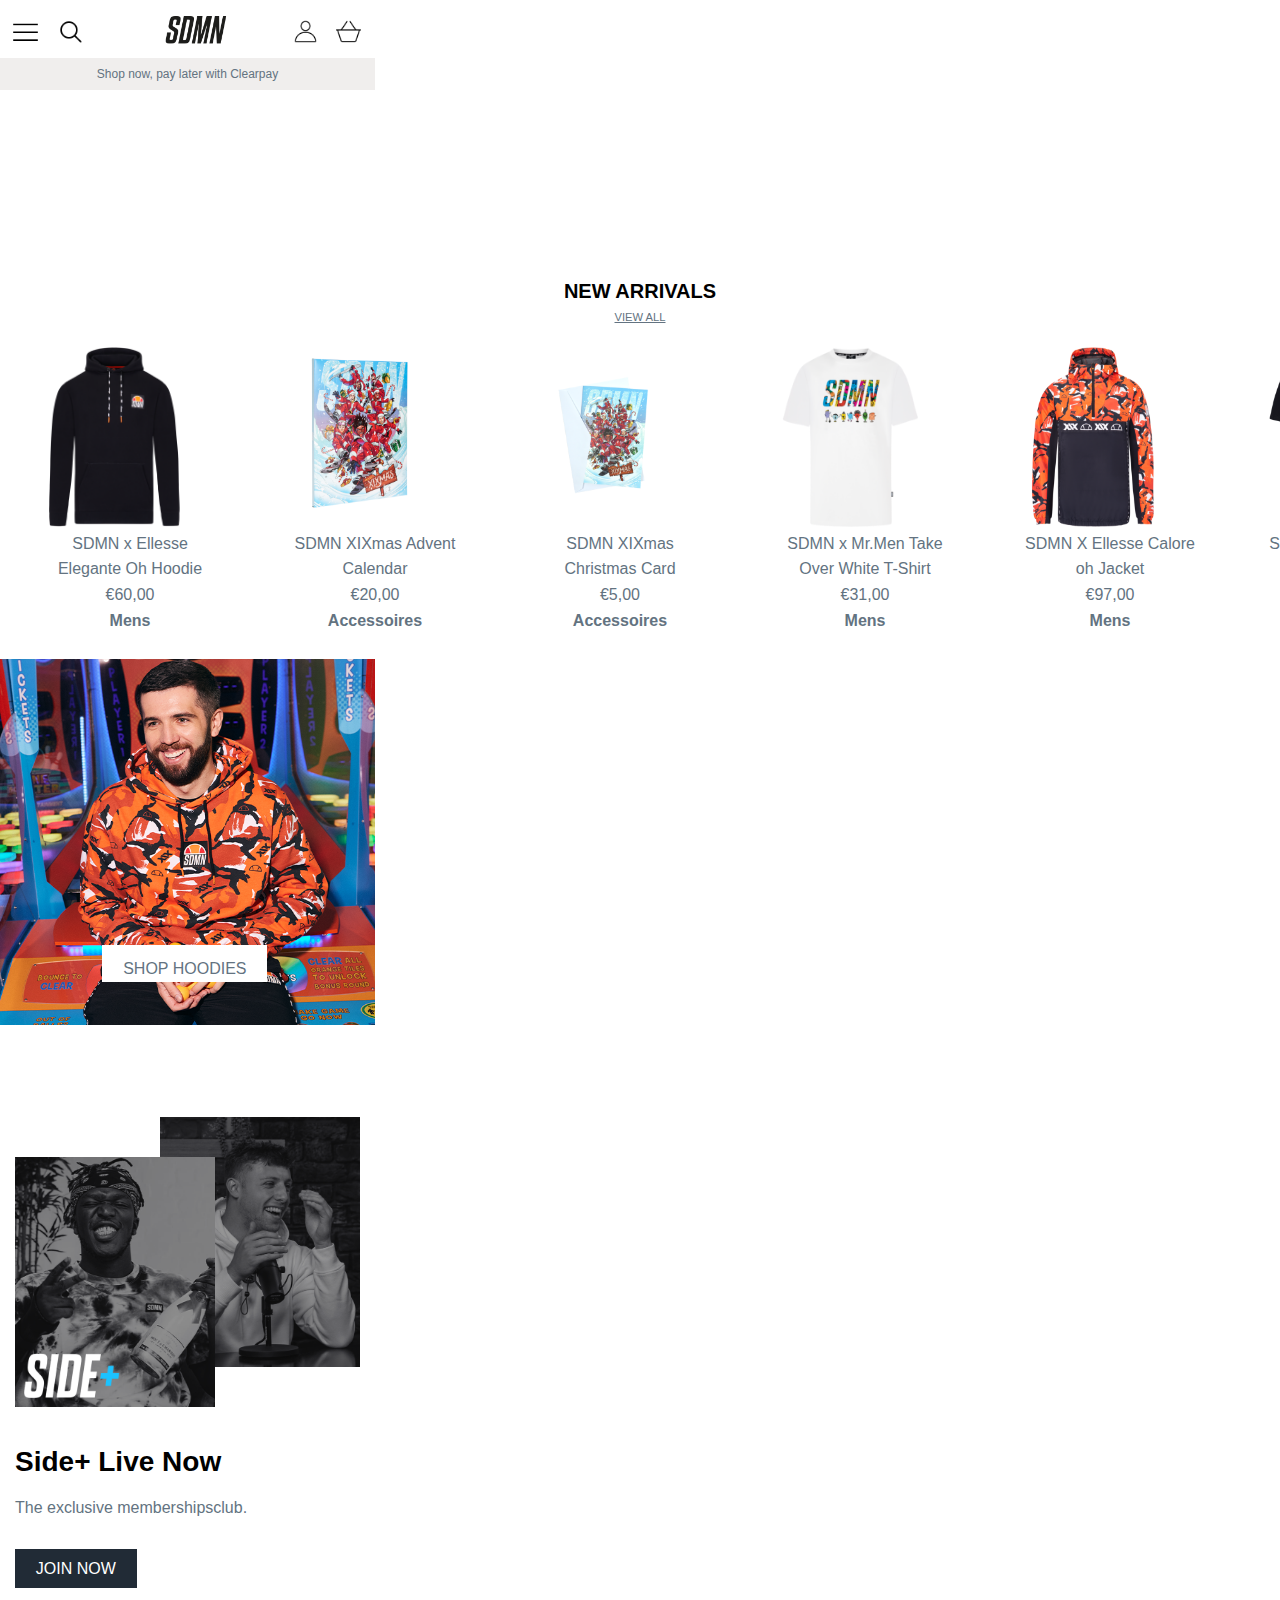
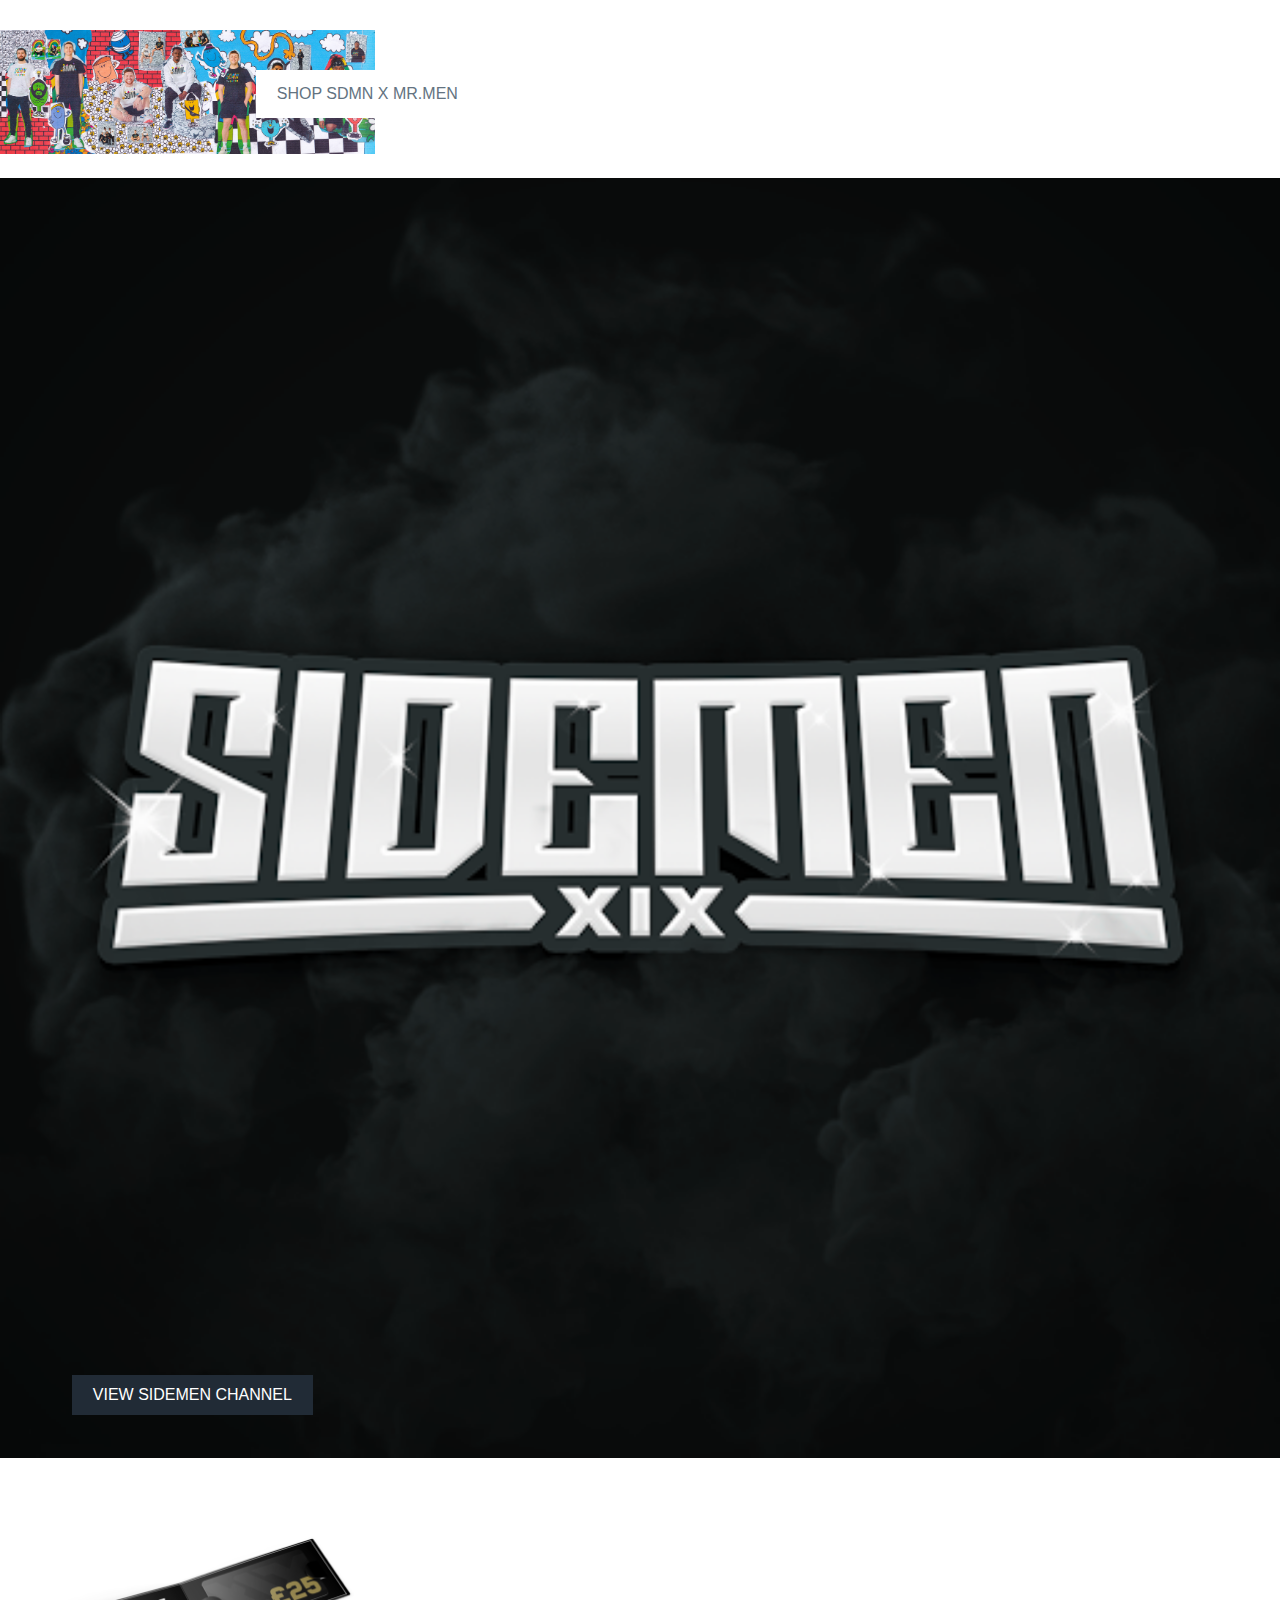
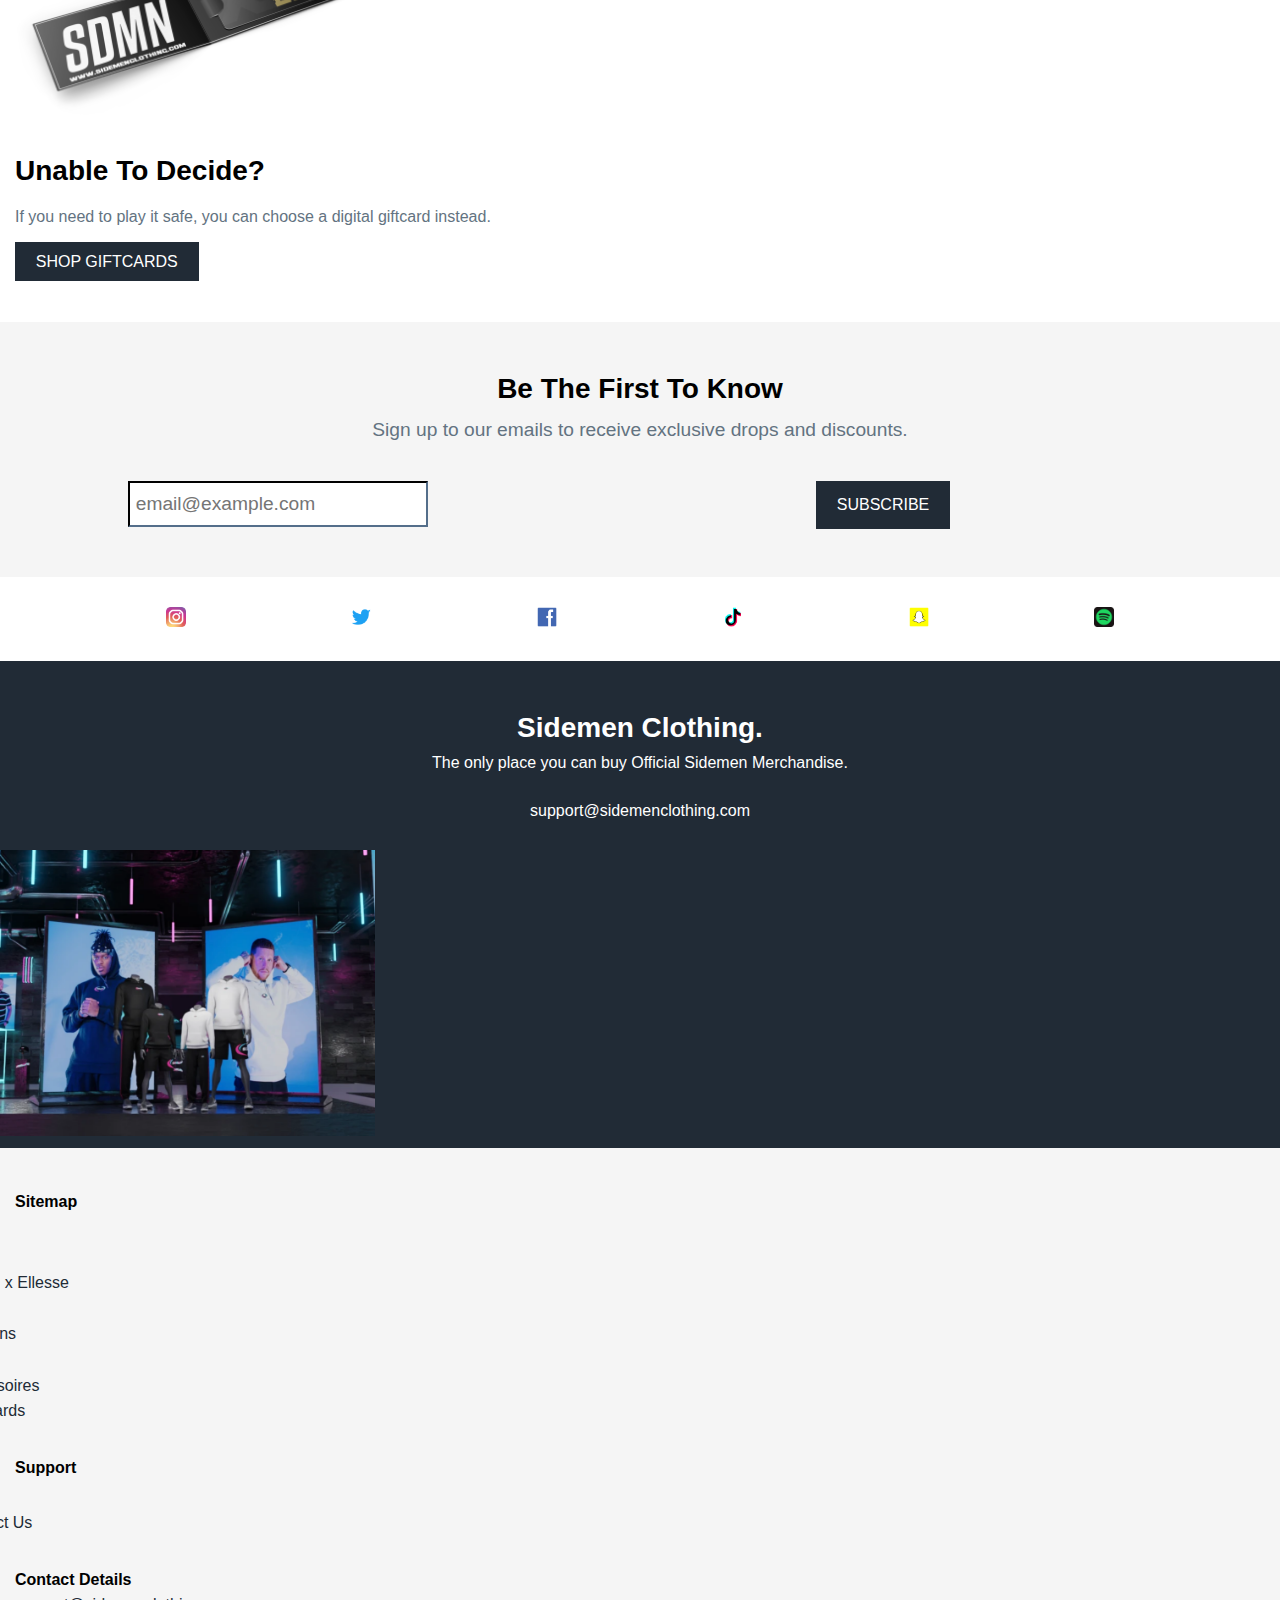
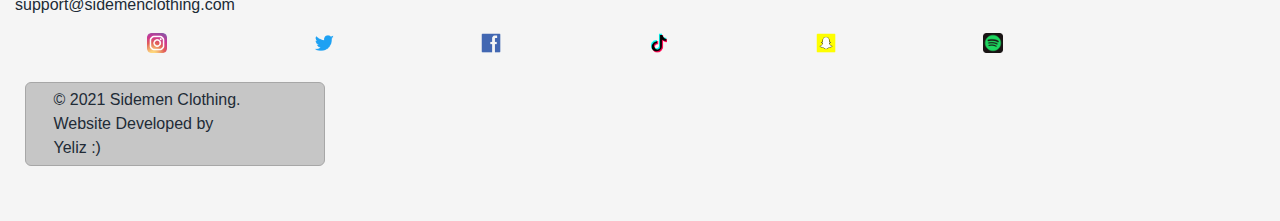
<file: index.html>
<!doctype html>
<html lang="nl">
    <head>
        <meta charset="UTF-8">
        <meta name="author" content="Yeliz Erbas">
        <meta name="viewport" content="width=device-width, initial-scale=1">
        <link href="styles/style.css" rel="stylesheet">
        <link rel="icon" type="image/svg+xml" href="images/baldski.jpeg">
        <title>Home Page</title>
    </head>
    <body class="pagina1">
        <header>
            <nav>
                <button aria-hidden="true"><img src="images/menu.png" alt="menu"></button>
                <ul>
                    <li><button aria-hidden="true"><img src="images/cross.png" alt="klik menu weg"></button></li>
                    <li> <a href="https://www.sidemenclothing.com/collections/new">New</a></li>
                    <li> <a href="https://www.sidemenclothing.com/collections/sideplus">Side+</a></li>
                    <li> <a href="https://www.sidemenclothing.com/collections/sdmn-x-ellesse">SDMN x Ellesse</a></li>
                    <li> <a href="https://www.sidemenclothing.com/collections/types?q=Mens">Mens</a></li>
                    <li> <a href="https://www.sidemenclothing.com/collections/types?q=Womens">Womens</a></li>
                    <li> <a href="https://www.sidemenclothing.com/collections/types?q=Kids">Kids</a></li>
                    <li> <a href="https://www.sidemenclothing.com/collections/extras">Accessoires</a></li>
                    <li> <a href="https://www.sidemenclothing.com/collections/gift-cards">Gift Cards</a></li>
                    <li> <a href="https://www.sidemenclothing.com/collections/sales">Sale</a> </li>
                    <li> <a href="https://www.sidemenclothing.com/pages/contact-us">Support</a> </li>
                </ul>
                <button><img src="images/search.png" alt=""></button>
                <a href="index.html"><img src="images/SDMN-banner.png" alt="Sidemen logo banner"></a>
                <a href="https://www.sidemenclothing.com/account/login"><img src="images/account.png" alt="account login"></a>
                <a href="https://www.sidemenclothing.com/cart"><img src="images/shoppingbasket.png" alt="shopping basket"></a>
            </nav>
            <p>Shop now, pay later with Clearpay</p>
            <iframe src="https://player.vimeo.com/video/643912768?h=c00f2b49d5&byline=0&muted=1&autoplay=1&controls=0&loop=1&background=1&app_id=122963"></iframe>
        </header>
        <section>
            <h1>NEW ARRIVALS</h1>
            <span><a href="https://www.sidemenclothing.com/collections/latest"> VIEW ALL</a></span>
            <article>
                <ul>
                    <li>
                        <a href="product.html">
                            <img src="images/ellesse1.png" alt="SDMN x Ellesse Elegante Oh Hoodie"> 
                            <p>SDMN x Ellesse Elegante Oh Hoodie</p>
                            <p>€60,00</p>
                            <p>Mens</p>
                        </a>
                    </li>
                    <li>
                        <img src="images/adventcalendar.png" alt="sidemen adventcalendar"> 
                        <p>SDMN XIXmas Advent Calendar</p>
                        <p>€20,00</p>
                        <p>Accessoires</p>
                    </li>
                    <li>
                        <img src="images/XIXmasCard.png" alt=" XIXmasCard"> 
                        <p>SDMN XIXmas Christmas Card</p>
                        <p>€5,00</p>
                        <p>Accessoires</p>
                    </li>
                    <li>
                        <img src="images/SDMNxMr.MenCharacterT-ShirtWhite1_360x.png" alt="SDMNxMr.Men White T-Shirt"> 
                        <p>SDMN x Mr.Men Take Over White T-Shirt</p>
                        <p>€31,00</p>
                        <p>Mens</p>
                    </li>
                    <li>
                        <img src="images/SDMNxEllesseCamoJacket1_460x.png" alt="SDMNxEllesse CamoJacket"> 
                        <p>SDMN X Ellesse Calore oh Jacket</p>
                        <p>€97,00</p>
                        <p>Mens</p>
                    </li>
                    <li>
                        <img src="images/SDMNxEllesseBlackT-Shirt1_460x.png" alt="SDMNxEllesse Black T-Shirt"> 
                        <p>SDMN x Ellesse Minimo T-Shirt </p>
                        <p>€31,00</p>
                        <p>Mens</p>
                    </li>
                    <li>
                        <img src="images/SDMNxEllesseBlackBeanie_360x.png" alt="SDMNxEllesse Black Beanie"> 
                        <p>SDMN x Ellesse Semplicita Beanie</p>
                        <p>€27,00</p>
                        <p>Accessoires</p>
                    </li>
                    <li>
                        <img src="images/SDMNxEllesseCamoCap1_360x.png" alt="SDMNxEllesse Camo"> 
                        <p>SDMN x Ellesse Scintilla Cap</p>
                        <p>€37,00</p>
                        <p>Accessoires</p>
                    </li>
                </ul>
            </article>
        </section>
        <section>
            <img src="images/Shop_Hoodies_Ellesse_Josh_1024x1024.png" alt="Foto of josh with ellesse hoodie">
            <a href="https://www.sidemenclothing.com/collections/hoodies">shop hoodies</a>
        </section>
        <section>
            <div>
                <img src="images/side+_JJ.png" alt="Jj posing for image with toung out">
                <img src="images/side+_Harry.png" alt="Harry laughing">
            </div>
            <h3>Side+ Live Now</h3>
            <p>The exclusive membershipsclub.</p>
            <a href="https://www.sideplus.com/">join now</a>
        </section>
        <section>
            <img src="images/mr.man-banner.png" alt="mr man banner">
            <a href="https://www.sidemenclothing.com/collections/sdmn-x-mr-men">shop SDMN x mr.men</a>
        </section>
        <section>
            <article><img src="images/SIDEMEN_CHANNEL_1024x1024.png" alt="Sidemen channel logo"> <span><a href="https://www.youtube.com/c/Sidemen">view sidemen channel</a></span></article>
            <article><img src="images/MORE_SIDEMEN_1024x1024.png" alt="MoreSidemen channel logo"> <span><a href="https://www.youtube.com/c/MoreSidemen">view more sidemen</a></span></article>
            <article><img src="images/SIDEMEN_REACTS_1024x1024.png" alt="SidemenReacts channel logo">  <span><a href="https://www.youtube.com/c/SidemenReacts">view sidemen reacts</a></span></article>
            <article><img src="images/sidemen_shorts_1024x1024.jpeg" alt="SidemenShortschannel logo"> <span><a href="https://www.youtube.com/c/SidemenShorts">view sidemen shorts</a></span></article>
        </section>
        <section>
            <img src="images/giftcard.png" alt="gift-cards 25 pond">
            <h3>Unable To Decide?</h3>
            <p>If you need to play it safe, you can choose a digital giftcard instead.</p>
            <a href="https://www.sidemenclothing.com/collections/gift-cards"> shop giftcards</a>
        </section>
        <section>
            <article>
                <h3>Be The First To Know</h3>
                <p>Sign up to our emails to receive exclusive drops and discounts.</p>
                <form>
                    <span><input type="email" placeholder="email@example.com" required></span>
                    <input type="submit"  value="Subscribe">
                </form>
                <p id="done"></p>
            </article>
        </section>
        <section>
            <a href="https://www.instagram.com/sidemenclothing/"> <img src="images/2609558_instagram_social_media_social_icon_1_200x.png" alt="instagram logo, link to sidemen instagram"></a>
            <a href="https://twitter.com/SidemenClothing"> <img src="images/4362955_twitter_logo_social_media_icon_1_200x.png" alt="twitter logo, link to sidemen twitter"></a>
            <a href="https://www.facebook.com/SidemenClothing/"> <img src="images/4362964_facebook_fb_logo_social_media_icon_1_200x.png" alt="facebook logo, link to sidemen facebook"></a>
            <a href="https://www.tiktok.com/@sidemenclothing?"> <img src="images/4362958_tiktok_logo_social_media_icon_1_200x.png" alt="tiktok logo, link to sidemen tiktok"></a>
            <a href="https://www.snapchat.com/add/sdmnclothing"> <img src="images/4362957_snapchat_logo_social_media_icon_1_200x.png" alt="snapchat logo, link to sidemen snapchat"></a>
            <a href="https://open.spotify.com/artist/2Thx0Avafp3zxOHBdFirqk?si=RiZjb_cMTmS4e5gdRLkFaQ&dl_branch=1&nd=1"> <img src="images/spotify-icon-png-15382_200x.png" alt="spotify logo, link to sidemen spotify"></a>
        </section>
        <section>
            <h3>Sidemen Clothing.</h3>
            <p>The only place you can buy Official Sidemen Merchandise.</p>
            <p>support@sidemenclothing.com</p>
            <img src="images/bottom.png" alt="image of eathan ans jj posing wieh sidemenclothing">
        </section>
        <footer>
            <h4>Sitemap</h4>
            <ul>
                <li> <a href="https://www.sidemenclothing.com/collections/new">New</a></li>
                <li> <a href="https://www.sidemenclothing.com/collections/sideplus">Side+</a></li>
                <li> <a href="https://www.sidemenclothing.com/collections/sdmn-x-ellesse">SDMN x Ellesse</a></li>
                <li> <a href="https://www.sidemenclothing.com/collections/types?q=Mens">Mens</a></li>
                <li> <a href="https://www.sidemenclothing.com/collections/types?q=Womens">Womens</a></li>
                <li> <a href="https://www.sidemenclothing.com/collections/types?q=Kids">Kids</a></li>
                <li> <a href="https://www.sidemenclothing.com/collections/extras">Accessoires</a></li>
                <li> <a href="https://www.sidemenclothing.com/collections/gift-cards">Gift Cards</a></li>
            </ul>
            <h4>Support</h4>
            <ul>
                <li> <a href="https://www.sidemenclothing.com/pages/contact-us">FAQs</a></li>
                <li> <a href="https://www.sidemenclothing.com/pages/contact-us">Contact Us</a></li>
            </ul>
            <h4>Contact Details</h4>
            <p>support@sidemenclothing.com</p>
            <article>
                <a href="https://www.instagram.com/sidemenclothing/"> <img src="images/2609558_instagram_social_media_social_icon_1_200x.png" alt="instagram logo, link to sidemen instagram"></a>
                <a href="https://twitter.com/SidemenClothing"> <img src="images/4362955_twitter_logo_social_media_icon_1_200x.png" alt="twitter logo, link to sidemen twitter"></a>
                <a href="https://www.facebook.com/SidemenClothing/"> <img src="images/4362964_facebook_fb_logo_social_media_icon_1_200x.png" alt="facebook logo, link to sidemen facebook"></a>
                <a href="https://www.tiktok.com/@sidemenclothing?"> <img src="images/4362958_tiktok_logo_social_media_icon_1_200x.png" alt="tiktok logo, link to sidemen tiktok"></a>
                <a href="https://www.snapchat.com/add/sdmnclothing"> <img src="images/4362957_snapchat_logo_social_media_icon_1_200x.png" alt="snapchat logo, link to sidemen snapchat"></a>
                <a href="https://open.spotify.com/artist/2Thx0Avafp3zxOHBdFirqk?si=RiZjb_cMTmS4e5gdRLkFaQ&dl_branch=1&nd=1"> <img src="images/spotify-icon-png-15382_200x.png" alt="spotify logo, link to sidemen spotify"></a>
            </article>
            <article>
                <p>© 2021 Sidemen Clothing. 
                    Website Developed 
                    by Yeliz :)
                </p>
            </article>
        </footer>
        <script src="scripts/script.js"></script>
    </body>
</html>
</file>
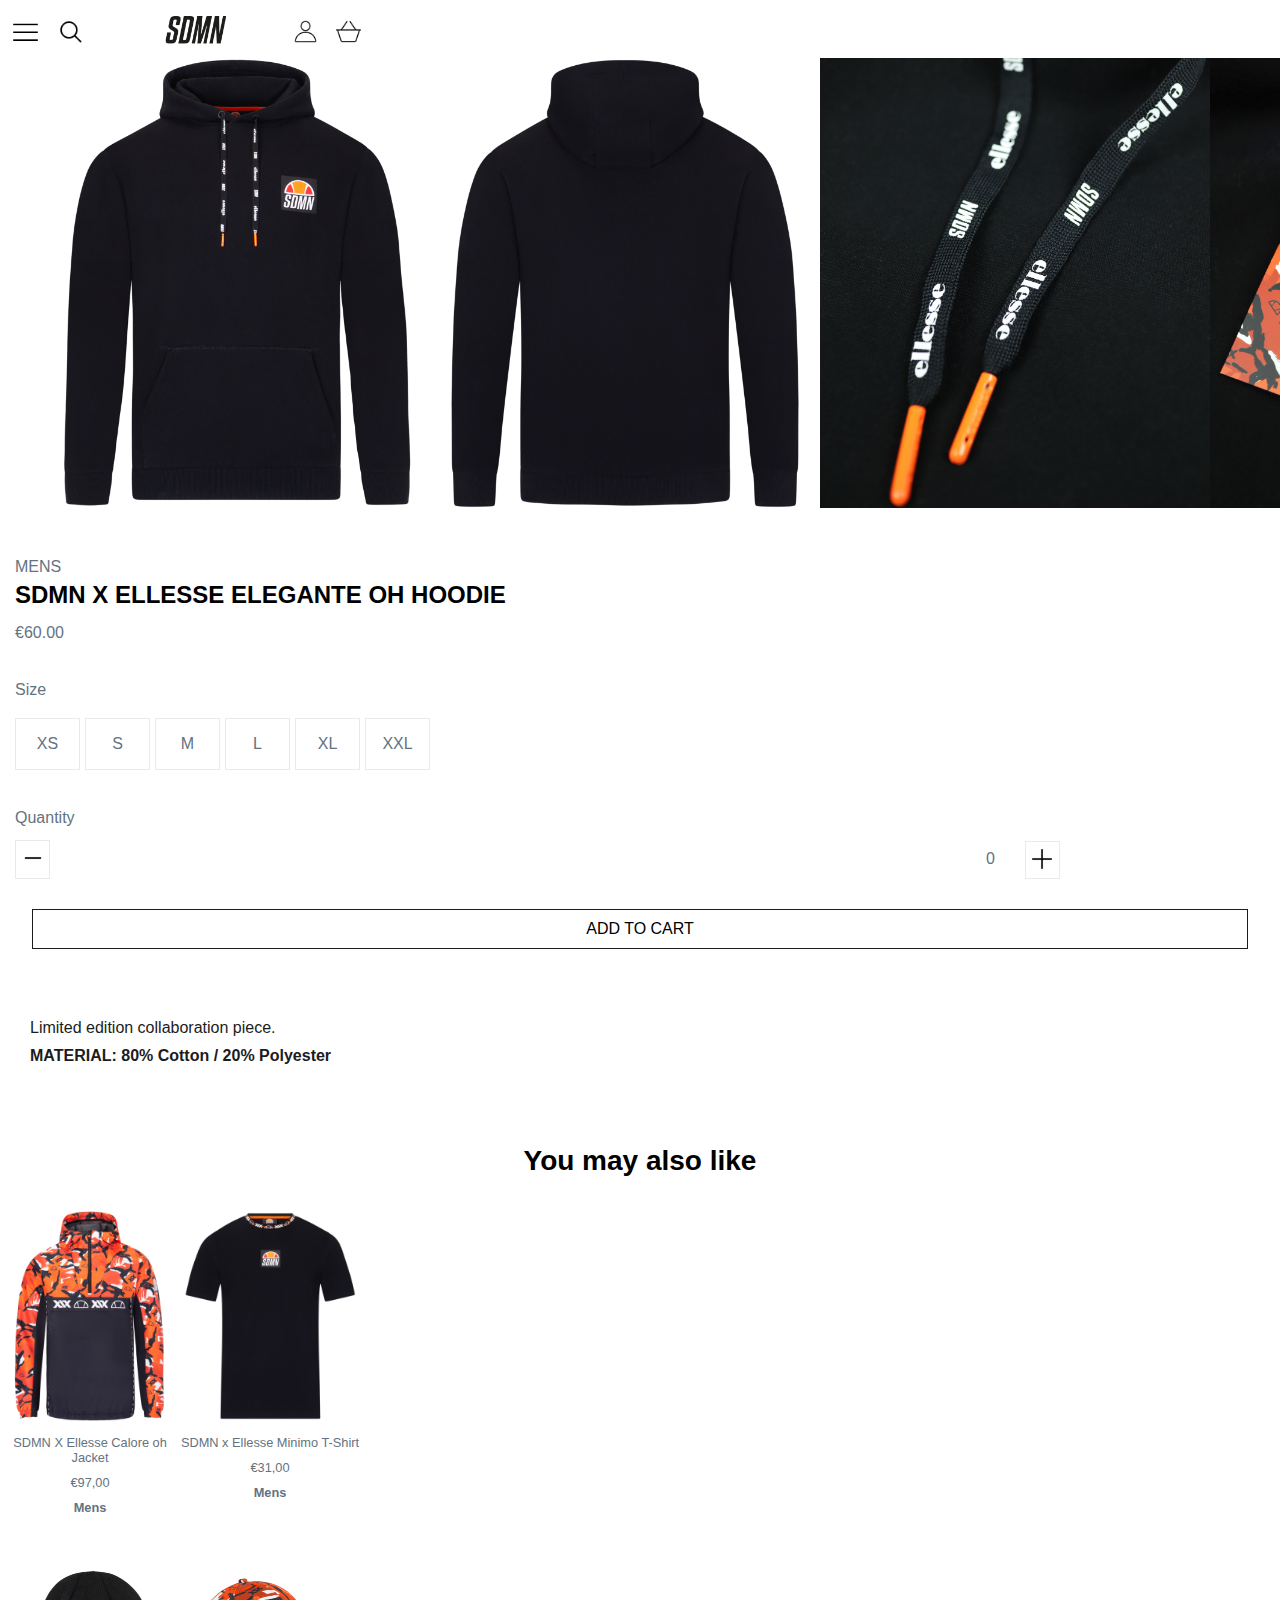
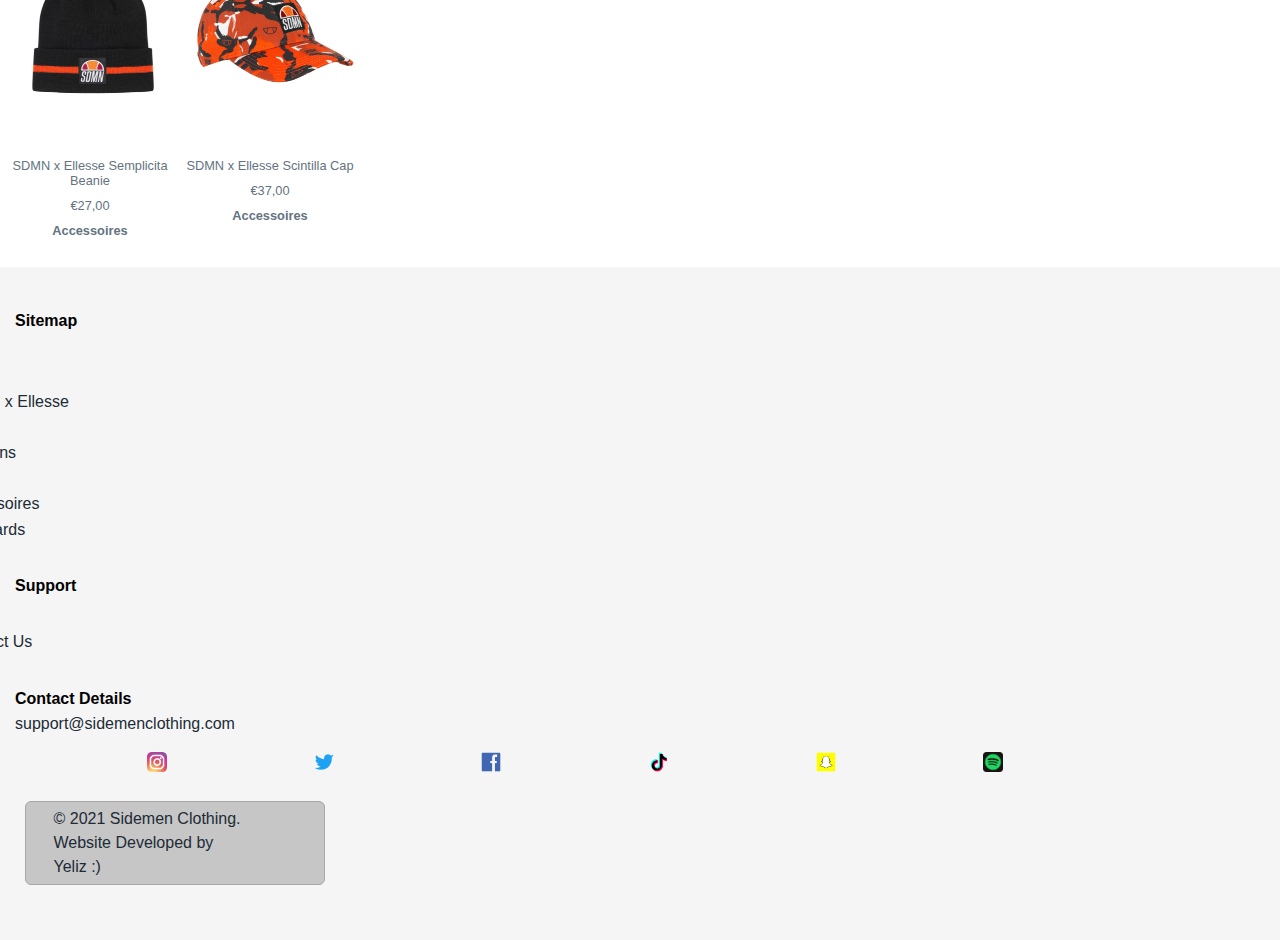
<file: product.html>
<!DOCTYPE html>
<html lang="nl">
    <head>
        <meta charset="UTF-8">
        <meta name="viewport" content="width=device-width, initial-scale=1.0">
        <title>Product Pagina</title>
        <link rel="stylesheet" href="styles/style.css">
        <link rel="icon" type="image/svg+xml" href="images/baldski.jpeg">
    </head>
    <body>
        <header>
            <nav>
                <button aria-hidden="true"><img src="images/menu.png" alt="menu"></button>
                <ul>
                    <li><button aria-hidden="true"><img src="images/cross.png" alt="klik menu weg"></button></li>
                    <li> <a href="https://www.sidemenclothing.com/collections/new">New</a></li>
                    <li> <a href="https://www.sidemenclothing.com/collections/sideplus">Side+</a></li>
                    <li> <a href="https://www.sidemenclothing.com/collections/sdmn-x-ellesse">SDMN x Ellesse</a></li>
                    <li> <a href="https://www.sidemenclothing.com/collections/types?q=Mens">Mens</a></li>
                    <li> <a href="https://www.sidemenclothing.com/collections/types?q=Womens">Womens</a></li>
                    <li> <a href="https://www.sidemenclothing.com/collections/types?q=Kids">Kids</a></li>
                    <li> <a href="https://www.sidemenclothing.com/collections/extras">Accessoires</a></li>
                    <li> <a href="https://www.sidemenclothing.com/collections/gift-cards">Gift Cards</a></li>
                    <li> <a href="https://www.sidemenclothing.com/collections/sales">Sale</a> </li>
                    <li> <a href="https://www.sidemenclothing.com/pages/contact-us">Support</a> </li>
                </ul>
                <button><img src="images/search.png" alt=""></button>
                <a href="index.html"><img src="images/SDMN-banner.png" alt="Sidemen logo banner"></a>
                <a href="https://www.sidemenclothing.com/account/login"><img src="images/account.png" alt=""></a>
                <a href="https://www.sidemenclothing.com/cart"><img src="images/shoppingbasket.png" alt=""></a>
            </nav>
        </header>
        <main class="pagina2">
            <section>
                <ul>
                    <li><img src="images/ellesse1.png" alt="ellesse hoodie front"></li>
                    <li><img src="images/ellesse2.png" alt="ellesse hoodie back"></li>
                    <li><img src="images/ellesse3.png" alt="ellesse hoodie rope"></li>
                    <li><img src="images/ellesse4.png" alt="ellesse hoodie label"></li>
                </ul>
            </section>
            <section>
                <p>Mens</p>
                <h1>SDMN x Ellesse Elegante Oh Hoodie</h1>
                <p>€60.00</p>
            </section>
            <section>
                <h2>Size</h2>
                <ul>
                    <li><input type="radio" name="size" value="xs" id="xs"><label for="xs">XS</label></li>
                    <li><input type="radio" name="size" value="s" id="s"> <label for="s">S</label></li>
                    <li><input type="radio" name="size" value="m" id="m"><label for="m">M</label></li>
                    <li><input type="radio" name="size" value="l" id="l"> <label for="l">L</label></li>
                    <li><input type="radio" name="size" value="xl" id="xl"><label for="xl">XL</label></li>
                    <li><input type="radio" name="size" value="xxl" id="xxl"> <label for="xxl">XXL</label></li>
                </ul>
            </section>
            <section>
                <h2>Quantity</h2>
                <button class="min"><img src="images/minus.png" alt="remove 1 hoodie"></button>
                <p id="hoeveelheid">0</p>
                <button class="plus"><img src="images/plus.png" alt="add 1 hoodie"></button>
            </section>
            <section>
                <button>add to cart</button>
            </section>
            <section>
                <p>Limited edition collaboration piece.</p>
                <p>MATERIAL: 80% Cotton / 20% Polyester</p>
            </section>
            <section>
                <h3>You may also like</h3>
                <ul>
                    <li>
                        <img src="images/SDMNxEllesseCamoJacket1_460x.png" alt="SDMNxEllesse Camo Jacket"> 
                        <p>SDMN X Ellesse Calore oh Jacket</p>
                        <p>€97,00</p>
                        <p>Mens</p>
                    </li>
                    <li>
                        <img src="images/SDMNxEllesseBlackT-Shirt1_460x.png" alt="SDMNxEllesse Black T-Shirt"> 
                        <p>SDMN x Ellesse Minimo T-Shirt </p>
                        <p>€31,00</p>
                        <p>Mens</p>
                    </li>
                    <li>
                        <img src="images/SDMNxEllesseBlackBeanie_360x.png" alt="SDMNxEllesse Black Beanie"> 
                        <p>SDMN x Ellesse Semplicita Beanie</p>
                        <p>€27,00</p>
                        <p>Accessoires</p>
                    </li>
                    <li>
                        <img src="images/SDMNxEllesseCamoCap1_360x.png" alt="SDMNxEllesse Camo Cap"> 
                        <p>SDMN x Ellesse Scintilla Cap</p>
                        <p>€37,00</p>
                        <p>Accessoires</p>
                    </li>
                </ul>
            </section>
        </main>
        <footer>
            <h4>Sitemap</h4>
            <ul>
                <li> <a href="https://www.sidemenclothing.com/collections/new">New</a></li>
                <li> <a href="https://www.sidemenclothing.com/collections/sideplus">Side+</a></li>
                <li> <a href="https://www.sidemenclothing.com/collections/sdmn-x-ellesse">SDMN x Ellesse</a></li>
                <li> <a href="https://www.sidemenclothing.com/collections/types?q=Mens">Mens</a></li>
                <li> <a href="https://www.sidemenclothing.com/collections/types?q=Womens">Womens</a></li>
                <li> <a href="https://www.sidemenclothing.com/collections/types?q=Kids">Kids</a></li>
                <li> <a href="https://www.sidemenclothing.com/collections/extras">Accessoires</a></li>
                <li> <a href="https://www.sidemenclothing.com/collections/gift-cards">Gift Cards</a></li>
            </ul>
            <h4>Support</h4>
            <ul>
                <li> <a href="https://www.sidemenclothing.com/pages/contact-us">FAQs</a></li>
                <li> <a href="https://www.sidemenclothing.com/pages/contact-us">Contact Us</a></li>
            </ul>
            <h4>Contact Details</h4>
            <p>support@sidemenclothing.com</p>
            <article>
                <a href="https://www.instagram.com/sidemenclothing/"> <img src="images/2609558_instagram_social_media_social_icon_1_200x.png" alt="instagram logo, link to sidemen instagram"></a>
                <a href="https://twitter.com/SidemenClothing"> <img src="images/4362955_twitter_logo_social_media_icon_1_200x.png" alt="twitter logo, link to sidemen twitter"></a>
                <a href="https://www.facebook.com/SidemenClothing/"> <img src="images/4362964_facebook_fb_logo_social_media_icon_1_200x.png" alt="facebook logo, link to sidemen facebook"></a>
                <a href="https://www.tiktok.com/@sidemenclothing?"> <img src="images/4362958_tiktok_logo_social_media_icon_1_200x.png" alt="tiktok logo, link to sidemen tiktok"></a>
                <a href="https://www.snapchat.com/add/sdmnclothing"> <img src="images/4362957_snapchat_logo_social_media_icon_1_200x.png" alt="snapchat logo, link to sidemen snapchat"></a>
                <a href="https://open.spotify.com/artist/2Thx0Avafp3zxOHBdFirqk?si=RiZjb_cMTmS4e5gdRLkFaQ&dl_branch=1&nd=1"> <img src="images/spotify-icon-png-15382_200x.png" alt="spotify logo, link to sidemen spotify"></a>
            </article>
            <article>
                <p>© 2021 Sidemen Clothing. 
                    Website Developed 
                    by Yeliz :)
                </p>
            </article>
        </footer>
        <script src="scripts/script.js"></script>
    </body>
</html>
</file>
<file: styles/style.css>
/********************************************
*********************************************
********************RESET********************
*********************************************
********************************************/

*,
*::after,
*::before {
    box-sizing: border-box;
    margin: 0;
    user-select: none;
    -webkit-user-select: none;
    -webkit-user-drag: none;
    outline-color: var(--focus);
}

body {
    background-color: var(--white);
}


/********************************************
*********************************************
******************COLOURS********************
*********************************************
********************************************/

:root {
    --white: #ffffff;
    --main-dark-color: #1c1c1c;
    --header: #f0eeed;
    --main-grey: #637381;
    --dark-color: #212b36;
    --background-grey: #f5f5f5;
    --footer-background: #a9a9a99e;
    --footer-border: #a7a7a7;
    --border-color: #e8eaec;
    --black: #000000;
    --hover: #19C1FE;
    --focus: #19C1FE;
    --active: #4A627C;
    --disabled: #818181;
}


/********************************************
*********************************************
********************HEADER*******************
*********************************************
********************************************/

header p {
    text-align: center;
    font-size: .75em;
    background-color: var(--header);
    font-family: sans-serif;
    padding: .75em;
    width: 375px;
}

header img {
    margin: 15px 7px 10px 7px;
    width: 25px;
}

@keyframes rondje {
    0% {
        transform: rotate(0);
    }
    50% {
        transform: rotate(180deg);
    }
    100% {
        transform: rotate(360deg);
    }
}

header a:nth-of-type(1) img:hover {
    animation-name: rondje;
    animation-duration: 1s;
    animation-iteration-count: 1;
}


/********************************************
*********************************************
*****************NAVIGATIE*******************
*********************************************
********************************************/

header nav a:nth-of-type(1) img {
    margin: 15px 37px 10px 45px;
    width: 100px;
}

nav button {
    background: none;
    border: none;
}

nav ul li button {
    position: relative;
    left: 240px;
}

header nav button:nth-of-type(2) {
    margin-left: -10px;
}

nav {
    order: -1;
}

ul {
    list-style: none;
}

ul:nth-of-type(1) li img {
    margin-top: 20px;
    width: 60%;
    height: 60%;
}

nav ul {
    width: 80%;
    padding: 2em 0 0;
    background: var(--white);
    list-style: none;
    position: fixed;
    left: 0;
    right: 0;
    top: 0;
    bottom: 0;
    transform: translatex(-100%);
    transition: .8s;
    z-index: 50;
}

nav li a {
    color: var(--main-grey);
    line-height: 1.8em;
    font-size: 1.2em;
    font-family: sans-serif;
    text-decoration: none;
    display: flex;
    align-items: center;
    gap: .25em;
    padding: .25em 1em;
}

header nav ul li:first-of-type button img {
    width: 17px;
    height: auto;
}

nav.showMenu ul {
    transform: translatex(0%);
    box-shadow: 0px 5px 100px var(--main-dark-color);
}


/********************************************
*********************************************
********************VIDEO*******************
*********************************************
********************************************/

iframe {
    margin-top: -4px;
    width: 100%;
    height: 100%;
    border: 0;
}


/********************************************
*********************************************
**************TEKST ALGEMEEN*****************
*********************************************
********************************************/

h1 {
    font-size: 1.25em;
    text-align: center;
    text-transform: uppercase;
    font-family: sans-serif;
    margin-top: 35px;
    line-height: 1.6em;
    color: var(--black);
}

h2 {
    font-size: 1.25em;
    text-align: center;
    text-transform: uppercase;
    font-family: sans-serif;
    margin-top: 35px;
    line-height: 1.6em;
    color: var(--black);
}

h3 {
    font-size: 1.75em;
    font-family: sans-serif;
    margin-top: 35px;
    margin-bottom: .5em;
    color: var(--black);
}

h4 {
    font-size: 1em;
    font-family: sans-serif;
    margin: 35px 0px 8px 15px;
    color: var(--black);
}

p {
    font-family: sans-serif;
    color: var(--main-grey);
}


/********************************************
*********************************************
***************VIEW ALL LINK*****************
*********************************************
********************************************/

section:nth-of-type(1) span {
    display: block;
    text-align: center;
}

section:nth-of-type(1) span a {
    color: var(--main-grey);
    font-size: .70em;
    text-align: center;
    text-decoration-line: underline;
    text-transform: uppercase;
    font-family: sans-serif;
    line-height: 1.6em;
}


/********************************************
*********************************************
***********CAROUSEL 1 PAGINA 1***************
*********************************************
********************************************/

section:nth-of-type(1) article {
    align-content: center;
    overflow: scroll;
    scroll-snap-type: x mandatory;
}

section:nth-of-type(1) article ul {
    width: fit-content;
    align-content: center;
    display: flex;
    flex-direction: row;
    height: 300px;
    width: 2000px;
}

body.pagina1 section:nth-of-type(1) article ul img {
    align-content: center;
}

body.pagina1 section:nth-of-type(1) article ul li {
    width: 2000px;
    height: 300px;
    scroll-snap-align: center;
    scroll-snap-stop: always;
    background-color: var(--white);
    border: none;
    align-content: center;
}

body.pagina1 section:nth-of-type(1) article ul li p {
    text-align: center;
    font-family: sans-serif;
    line-height: 1.6em;
    inline-size: 180px;
    overflow-wrap: break-word;
}

section:nth-of-type(1) article ul li p:nth-of-type(3) {
    font-weight: bold;
}

section:nth-of-type(1) button {
    background: none;
    border: none;
}

section:nth-of-type(1) button img {
    width: 5%;
    height: auto;
}

article ul li a {
    text-decoration: none;
}


/********************************************
*********************************************
****************SHOP HOODIES*****************
*********************************************
********************************************/

section:nth-of-type(2) {
    position: relative;
}

section:nth-of-type(2) img {
    width: 375px;
    height: auto;
    margin: 2em 0em 8em 0em;
}

section:nth-of-type(2) a {
    background-color: var(--white);
    color: var(--main-grey);
    text-decoration: none;
    text-transform: uppercase;
    border: none;
    text-align: center;
    font-family: sans-serif;
    font-size: 1em;
    line-height: 1.6em;
    padding: .7em 1.3em 0em 1.3em;
    position: absolute;
    top: 60%;
    left: 8%;
}


/********************************************
*********************************************
******************JOIN SIDE+*****************
*********************************************
********************************************/

section:nth-of-type(3) {
    position: relative;
    margin: 0px 15px 0px 15px;
}

section:nth-of-type(3) img {
    width: 200px;
    margin: 0px;
}

section:nth-of-type(3) img:first-of-type {
    z-index: 1;
    position: relative;
}

section:nth-of-type(3) img:last-of-type {
    z-index: -1;
    position: absolute;
    top: -40px;
    left: 145px;
}

section:nth-of-type(3) p {
    margin-bottom: 2em;
    line-height: 2em;
}

section:nth-of-type(3) a {
    background-color: var(--dark-color);
    color: var(--white);
    text-decoration: none;
    text-transform: uppercase;
    border: none;
    text-align: center;
    font-family: sans-serif;
    font-size: 1em;
    line-height: 1.6em;
    padding: .7em 1.3em .7em 1.3em;
    margin-bottom: 3em;
}

@keyframes groter {
    0% {
        transform: scale(1)
    }
    50% {
        transform: scale(.75)
    }
    100% {
        transform: scale(1)
    }
}

section:nth-of-type(3) div:hover {
    animation-name: groter;
    animation-duration: 1.5s;
}


/********************************************
*********************************************
************SHOP SDMN X MR.MEN***************
*********************************************
********************************************/

section:nth-of-type(4) {
    position: relative;
}

section:nth-of-type(4) img {
    width: 375px;
    margin: 3em 0em 20px 0em;
}

section:nth-of-type(4) a {
    background-color: var(--white);
    color: var(--main-grey);
    text-decoration: none;
    text-transform: uppercase;
    border: none;
    text-align: center;
    font-family: sans-serif;
    font-size: 1em;
    line-height: 1.6em;
    padding: .7em 1.3em .7em 1.3em;
    position: absolute;
    top: 45%;
    left: 20%;
}


/********************************************
*********************************************
***********CAROUSEL 2 PAGINA 1***************
*********************************************
********************************************/

body.pagina1 section:nth-of-type(5) {
    display: flex;
    width: 100%;
    height: fit-content;
    overflow-x: scroll;
    scroll-snap-type: x mandatory;
    position: relative;
}

body.pagina1 section:nth-of-type(5) article {
    scroll-snap-align: center;
}

body.pagina1 section:nth-of-type(5) article img {
    width: 100vw;
    height: auto;
    position: relative;
}

body.pagina1 section:nth-of-type(5) span {
    position: relative;
    bottom: 80px;
    left: 4.5em;
    right: 4.5em;
}

body.pagina1 section:nth-of-type(5) article>span a {
    background-color: var(--dark-color);
    color: var(--white);
    text-decoration: none;
    text-transform: uppercase;
    border: none;
    text-align: center;
    font-family: sans-serif;
    font-size: 1em;
    line-height: 1.6em;
    padding: .7em 1.3em .7em 1.3em;
}

body.pagina1 section:nth-of-type(5) ul {
    display: flex;
    position: absolute;
    bottom: 0;
}


/********************************************
*********************************************
*****************GIFTCARD********************
*********************************************
********************************************/

section:nth-of-type(6) {
    margin: 0px 15px 0px 15px;
    ;
}

section:nth-of-type(6) img {
    width: 340px;
    margin-top: 3em;
}

body.pagina1 section:nth-of-type(6) p {
    margin-bottom: 1em;
    line-height: 2em;
}

section:nth-of-type(6) a {
    background-color: var(--dark-color);
    color: var(--white);
    text-transform: uppercase;
    text-decoration: none;
    border: none;
    text-align: center;
    font-family: sans-serif;
    font-size: 1em;
    line-height: 1.6em;
    padding: .7em 1.3em .7em 1.3em;
}


/********************************************
*********************************************
*******************E-MAIL********************
*********************************************
********************************************/

section:nth-of-type(7) {
    margin-top: 3em;
}

section:nth-of-type(7) h3 {
    text-align: center;
}

section:nth-of-type(7) span {
    margin-left: 10%;
}

section:nth-of-type(7) article span:nth-of-type(1) input {
    border-color: var(--dark-color);
    font-size: 1.2em;
    padding: .5em .3em .5em .3em;
    width: 300px;
    margin: 20px 0px 20px 0px;
}

body.pagina1 section:nth-of-type(7) p {
    text-align: center;
    font-size: 1.2em;
    margin: 0px 15px 20px 15px;
}

section:nth-of-type(7) article {
    padding-top: 1em;
    background-color: var(--background-grey);
}

section:nth-of-type(7) input[type=submit] {
    background-color: var(--dark-color);
    color: var(--white);
    text-transform: uppercase;
    border: none;
    text-align: center;
    font-family: sans-serif;
    font-size: 1em;
    line-height: 1.6em;
    padding: .7em 1.3em .7em 1.3em;
    margin: 0em 0em 3em 30%;
}


/********************************************
*********************************************
*****************SOCIALMEDIA*****************
*********************************************
********************************************/

section:nth-of-type(8) {
    display: flex;
    flex-flow: row;
    justify-content: space-evenly;
    margin: 30px 0px 30px 0px;
}

section:nth-of-type(8) button {
    background-color: transparent;
    border: none;
}

section:nth-of-type(8) img {
    width: 20px;
    height: 20px;
}


/********************************************
*********************************************
***************OFFIFIAL MERCH****************
*********************************************
********************************************/

section:nth-of-type(9) {
    background-color: var(--dark-color);
    padding: 1em 0em .5em 0em;
}

section:nth-of-type(9) img {
    width: 375px;
    overflow: hidden;
    height: auto;
}

section:nth-of-type(9) h3 {
    color: var(--white);
    text-align: center;
    margin-bottom: 10px;
}

section:nth-of-type(9) p {
    color: var(--white);
    text-align: center;
    margin-bottom: 30px;
}


/********************************************
*********************************************
*******************FOOTER********************
*********************************************
********************************************/

footer {
    padding: 10px 0px 30px 0px;
    background-color: var(--background-grey);
}

footer p {
    margin-left: 15px;
    font-size: 1em;
    color: var(--dark-color);
    line-height: 1em;
}

footer ul li a {
    margin-left: 15px;
    text-decoration: none;
    font-size: 1em;
    color: var(--dark-color);
    line-height: 1em;
    line-height: 1.6em;
    font-size: 1em;
    font-family: sans-serif;
    margin-left: -7%;
}

footer article:nth-of-type(1) {
    display: flex;
    flex-flow: row;
    justify-content: space-evenly;
    margin: 20px 130px 0px 0px;
}

footer button {
    background-color: transparent;
    border: none;
}

footer img {
    width: 20px;
    height: 20px;
}

footer article:nth-of-type(2) {
    background-color: var(--footer-background);
    padding: 5px 12.5px;
    width: 300px;
    margin: 25px;
    border-radius: 6px;
    border: 1px solid var(--footer-border);
    font-size: 16px;
    line-height: 1.5em;
}

footer article:nth-of-type(2) p {
    font-size: 16px;
    line-height: 1.5em;
    inline-size: 190px;
    overflow-wrap: break-word;
}


/********************************************
*********************************************
*****************HOVER STATE*****************
*********************************************
********************************************/

section:nth-of-type(2) a:hover {
    color: var(--white);
    background-color: var(--hover);
}

section:nth-of-type(3) a:hover {
    background-color: var(--hover);
}

section:nth-of-type(4) a:hover {
    color: var(--white);
    background-color: var(--hover);
}

body.pagina1 section:nth-of-type(5) a:hover {
    color: var(--white);
    background-color: var(--hover);
}

section:nth-of-type(6) a:hover {
    color: var(--white);
    background-color: var(--hover);
}

section:nth-of-type(7) article form input[type="submit"]:hover {
    color: var(--white);
    background-color: var(--hover);
}

main.pagina2 section:nth-of-type(5) button:hover {
    color: var(--white);
    border: var(--hover);
    background-color: var(--hover);
}

main.pagina2 section:nth-of-type(4) button:hover {
    border-color: var(--hover);
}


/********************************************
*********************************************
****************DISABLED STATE **************
*********************************************
********************************************/

section:nth-of-type(2) a:disabled {
    color: var(--white);
    background-color: var(--disabled);
}

section:nth-of-type(3) a:disabled {
    background-color: var(--disabled);
}

section:nth-of-type(4) a:disabled {
    color: var(--white);
    background-color: var(--disabled);
}

body.pagina1 section:nth-of-type(5) a:disabled {
    color: var(--white);
    background-color: var(--disabled);
}

section:nth-of-type(6) a:disabled {
    color: var(--white);
    background-color: var(--disabled);
}

section:nth-of-type(7) article form input[type="submit"]:disabled {
    color: var(--white);
    background-color: var(--disabled);
}

main.pagina2 section:nth-of-type(4) button:disabled {
    border-color: var(--disabled);
    background-color: var(--disabled);
}


/********************************************
*********************************************
*****************FOCUS STATE*****************
*********************************************
********************************************/

section:nth-of-type(2) a:focus {
    color: var(--white);
    background-color: var(--focus);
}

section:nth-of-type(3) a:focus {
    background-color: var(--focus);
}

section:nth-of-type(4) a:focus {
    color: var(--white);
    background-color: var(--focus);
}

body.pagina1 section:nth-of-type(5) a:focus {
    color: var(--white);
    background-color: var(--focus);
}

section:nth-of-type(6) a:focus {
    color: var(--white);
    background-color: var(--focus);
}

section:nth-of-type(7) article form input[type="submit"]:focus {
    color: var(--white);
    background-color: var(--focus);
}

main.pagina2 section:nth-of-type(5) button:focus {
    color: var(--white);
    border: var(--hover);
    background-color: var(--focus);
}

main.pagina2 section:nth-of-type(4) button:focus {
    border-color: var(--focus);
}


/********************************************
*********************************************
****************ACTIVE STATE*****************
*********************************************
********************************************/

section:nth-of-type(2) a:active {
    color: var(--white);
    background-color: var(--active);
}

section:nth-of-type(3) a:active {
    background-color: var(--active);
}

section:nth-of-type(4) a:active {
    color: var(--white);
    background-color: var(--active);
}

body.pagina1 section:nth-of-type(5) a:active {
    color: var(--white);
    background-color: var(--active);
}

section:nth-of-type(6) a:active {
    color: var(--white);
    background-color: var(--active);
}

section:nth-of-type(7) article form input[type="submit"]:active {
    color: var(--white);
    background-color: var(--active);
}

main.pagina2 section:nth-of-type(5) button:active {
    color: var(--white);
    border: var(--active);
    background-color: var(--active);
}

main.pagina2 section:nth-of-type(4) button:active {
    border-color: var(--active);
}


/********************************************
*********************************************
**************TWEEDE PAGINA******************
*********************************************
********************************************/


/********************************************
*********************************************
**************SECTION 1 CAROUSEL*************
*********************************************
********************************************/

main.pagina2 section:nth-of-type(1) {
    align-content: center;
    overflow: scroll;
    scroll-snap-type: x mandatory;
}

main.pagina2 section:nth-of-type(1) ul {
    width: fit-content;
    display: flex;
    flex-direction: row;
    height: 500px;
    width: 1600px;
}

main.pagina2 section:nth-of-type(1) ul li {
    height: 300px;
    width: 2000px;
    scroll-snap-align: center;
    scroll-snap-stop: always;
    background-color: var(--white);
    border: none;
}

main.pagina2 section:nth-of-type(1) ul li img {
    height: 450px;
    width: 100%;
    margin: 0%;
}


/********************************************
*********************************************
*************PRODUCT INFORMATION*************
*********************************************
********************************************/

main.pagina2 section:nth-of-type(2) {
    margin-left: 15px;
}

main.pagina2 section:nth-of-type(2) h1 {
    font-size: 1.5em;
    text-align: left;
    text-transform: uppercase;
    font-family: sans-serif;
    margin-top: 0px;
    margin-bottom: 10px;
    color: var(--black);
}

main.pagina2 section:nth-of-type(2) p {
    font-size: 1em;
    text-transform: uppercase;
    font-family: sans-serif;
}

main.pagina2 section:nth-of-type(2) p:nth-of-type(2) {
    margin-bottom: 20px;
}

main.pagina2 section:nth-of-type(2) p:nth-of-type(3) {
    font-size: 1em;
    font-family: sans-serif;
    text-transform: lowercase;
}

main.pagina2 h2 {
    font-size: 1em;
    font-weight: 300;
    text-transform: initial;
    font-family: sans-serif;
    text-align: left;
    color: var(--main-grey);
    margin-bottom: 10px;
}

main.pagina2 h3 {
    text-align: center;
    margin-top: 80px;
}

@keyframes boem {
    0% {
        transform: translateY(0);
    }
    50% {
        transform: translateY(-3rem);
    }
    100% {
        transform: translateY(0rem);
    }
}

main.pagina2 h3:hover {
    animation-name: boem;
    animation-duration: .5s;
    animation-iteration-count: 5;
}


/********************************************
*********************************************
**************SIZE RADIO BUTTONS*************
*********************************************
********************************************/

main.pagina2 section:nth-of-type(3) ul {
    display: flex;
    flex-wrap: wrap;
    margin-left: -45px;
}

main.pagina2 section:nth-of-type(3) ul li {
    min-width: 70px;
    margin-top: 5px;
}

main.pagina2 section:nth-of-type(3) label {
    margin-left: 5px;
    padding: 1em;
    font-size: 1em;
    color: var(--main-grey);
    background-color: var(--white);
    border: 1px solid var(--border-color);
    font-family: sans-serif;
    display: flex;
    justify-content: center;
    max-width: 70px;
}

section:nth-of-type(3) input[type="radio"]:checked+label {
    background-color: var(--main-grey);
    color: var(--white);
}

input[type="radio"] {
    position: absolute;
    left: -1000em;
}


/********************************************
*********************************************
*****************QUANTITY********************
*********************************************
********************************************/

main.pagina2 section:nth-of-type(4) {
    margin-left: 15px;
    position: relative;
}

main.pagina2 section:nth-of-type(4) button {
    border: 1px solid var(--border-color);
    background-color: transparent;
    padding: .5em;
    margin-bottom: 30px;
}

main.pagina2 section:nth-of-type(4) button:nth-of-type(2) {
    position: absolute;
    right: 220px;
    top: 36px;
}

main.pagina2 section:nth-of-type(4) button img {
    max-width: 20px;
    margin: 0%;
}

main.pagina2 section:nth-of-type(4) p {
    position: absolute;
    right: 285px;
    top: 45px;
}


/********************************************
*********************************************
************ADD TO CART BUTTON***************
*********************************************
********************************************/

main.pagina2 section:nth-of-type(5) {
    position: relative;
    margin-bottom: 110px;
}

main.pagina2 section:nth-of-type(5) button {
    position: absolute;
    left: 2em;
    right: 2em;
    text-align: center;
    text-transform: uppercase;
    border: .5px solid var(--main-dark-color);
    font-size: 1em;
    color: var(--black);
    background-color: var(--white);
    padding: 10px 100px 10px 100px;
}


/********************************************
*********************************************
****************MATERIAL ITEM****************
*********************************************
********************************************/

main.pagina2 section:nth-of-type(6) p {
    margin-left: 15px;
    color: var(--main-dark-color);
    margin-top: 10px;
}

main.pagina2 section:nth-of-type(6) p+p {
    font-weight: bold;
}


/********************************************
*********************************************
***************YOU MAY ALSO LIKE*************
*********************************************
********************************************/

main.pagina2 section:nth-of-type(7) ul {
    margin: 0px 0px 30px -40px;
    display: grid;
    grid-template-columns: 1fr 1fr;
    max-width: 375px;
}

main.pagina2 section:nth-of-type(7) ul li p {
    text-align: center;
    font-family: sans-serif;
    inline-size: 180px;
    margin-top: 10px;
    font-size: .8em;
    overflow-wrap: break-word;
}

main.pagina2 section:nth-of-type(7) p:nth-of-type(3) {
    font-weight: bold;
}

main.pagina2 section:nth-of-type(7) ul li img {
    margin-top: 20px;
    height: 65%;
    width: 100%;
}


/********************************************
*********************************************
*******************DARKMODE******************
*********************************************
********************************************/

@media (prefers-color-scheme: dark) {
     :root {
        --white: #ffffff;
        --main-dark-color: #1c1c1c;
        --header: #1c1c1c;
        --main-grey: #ffffff;
        --dark-color: #212b36;
        --background-grey: #1d1c1c;
        --footer-background: #a9a9a99e;
        --footer-border: #a7a7a7;
        --border-color: #e8eaec;
        --black: #ffffff;
        --hover: #EB5BF0;
        --focus: #D800FF;
        --active: #50097E;
        --disabled: #818181;
    }
    *,
    *::after,
    *::before {
        outline-color: var(--focus);
    }
    body {
        --white: #262b33;
    }
    footer {
        --dark-color: #ffffff;
        --footer-background: #111111;
        --footer-border: #0c0b0b;
    }
    footer a {
        --dark-color: #ffffff;
    }
    button {
        --dark-color: #7b1bbb;
        --white: #ffffff;
    }
    main.pagina2 button {
        --white: #7b1bbb;
        --black: #ffffff;
    }
    a {
        --dark-color: #7b1bbb;
        --main-dark-color: #ffffff;
    }
    section:nth-of-type(3) {
        --white: #ffffff;
    }
    main.pagina2 section:nth-of-type(3) {
        --white: #262b33;
    }
    section:nth-of-type(2) {
        --white: #7b1bbb;
        --main-grey: #ffffff;
    }
    section:nth-of-type(4) {
        --white: #7b1bbb;
        --main-grey: #ffffff;
    }
    section:nth-of-type(5) a {
        --white: #ffffff;
    }
    main.pagina2 section:nth-of-type(6) p {
        --main-dark-color: #ffffff;
    }
    section:nth-of-type(6) a {
        --white: #ffffff;
    }
    section:nth-of-type(9) {
        --white: #ffffff;
        --dark-color: #1d1c1c;
    }
    header nav button {
        filter: invert(1);
    }
    header nav a:nth-of-type(1) img {
        filter: invert(1);
    }
    header nav a img {
        filter: invert(1);
    }
    main.pagina2 section:nth-of-type(4) button img {
        filter: invert(1);
    }
    section:nth-of-type(7) form input[type=submit] {
        --white: #ffffff;
        --dark-color: #7b1bbb;
        color: var(--white);
        background-color: var(--dark-color);
    }
    /********************************************
*********************************************
*****************HOVER STATE*****************
*********************************************
********************************************/
    section:nth-of-type(2) a:hover {
        --main-grey: #ffffff;
        color: var(--main-grey);
        background-color: var(--hover);
    }
    section:nth-of-type(3) a:hover {
        color: var(--white);
        background-color: var(--hover);
    }
    body.pagina1 section:nth-of-type(4) a:hover {
        --main-grey: #ffffff;
        color: var(--main-grey);
        background-color: var(--hover);
    }
    body.pagina1 section:nth-of-type(5) a:hover {
        color: var(--white);
        background-color: var(--hover);
    }
    section:nth-of-type(6) a:hover {
        color: var(--white);
        background-color: var(--hover);
    }
    section:nth-of-type(7) form input[type=submit]:hover {
        --white: #ffffff;
        color: var(--white);
        background-color: var(--hover);
    }
    main.pagina2 section:nth-of-type(5) button:hover {
        --white: #ffffff;
        color: var(--white);
        border: var(--hover);
        background-color: var(--hover);
    }
    main.pagina2 section:nth-of-type(4) button:hover {
        color: var(--white);
        border-color: var(--hover);
    }
    /********************************************
*********************************************
*****************FOCUS STATE*****************
*********************************************
********************************************/
    section:nth-of-type(2) a:focus {
        --white: #ffffff;
        color: var(--white);
        background-color: var(--focus);
    }
    section:nth-of-type(3) a:focus {
        background-color: var(--focus);
    }
    section:nth-of-type(4) a:focus {
        --white: #ffffff;
        color: var(--white);
        background-color: var(--focus);
    }
    body.pagina1 section:nth-of-type(5) a:focus {
        color: var(--white);
        background-color: var(--focus);
    }
    section:nth-of-type(6) a:focus {
        color: var(--white);
        background-color: var(--focus);
    }
    section:nth-of-type(7) article form input[type="submit"]:focus {
        --white: #ffffff;
        color: var(--white);
        background-color: var(--focus);
    }
    main.pagina2 section:nth-of-type(5) button:focus {
        --white: #ffffff;
        color: var(--white);
        border: var(--hover);
        background-color: var(--focus);
    }
    main.pagina2 section:nth-of-type(4) button:focus {
        border-color: var(--focus);
    }
    /********************************************
*********************************************
****************ACTIVE STATE*****************
*********************************************
********************************************/
    section:nth-of-type(2) a:active {
        --main-grey: #ffffff;
        color: var(--main-grey);
        background-color: var(--active);
    }
    section:nth-of-type(3) a:active {
        color: var(--white);
        background-color: var(--active);
    }
    section:nth-of-type(4) a:active {
        --main-grey: #ffffff;
        color: var(--main-grey);
        background-color: var(--active);
    }
    body.pagina1 section:nth-of-type(5) a:active {
        color: var(--white);
        background-color: var(--active);
    }
    section:nth-of-type(6) a:active {
        color: var(--white);
        background-color: var(--active);
    }
    section:nth-of-type(7) form input[type=submit]:active {
        color: var(--white);
        background-color: var(--active);
    }
    main.pagina2 section:nth-of-type(5) button:active {
        --white: #ffffff;
        color: var(--white);
        border: var(--active);
        background-color: var(--active);
    }
    main.pagina2 section:nth-of-type(4) button:active {
        border-color: var(--active);
    }
}
</file>
